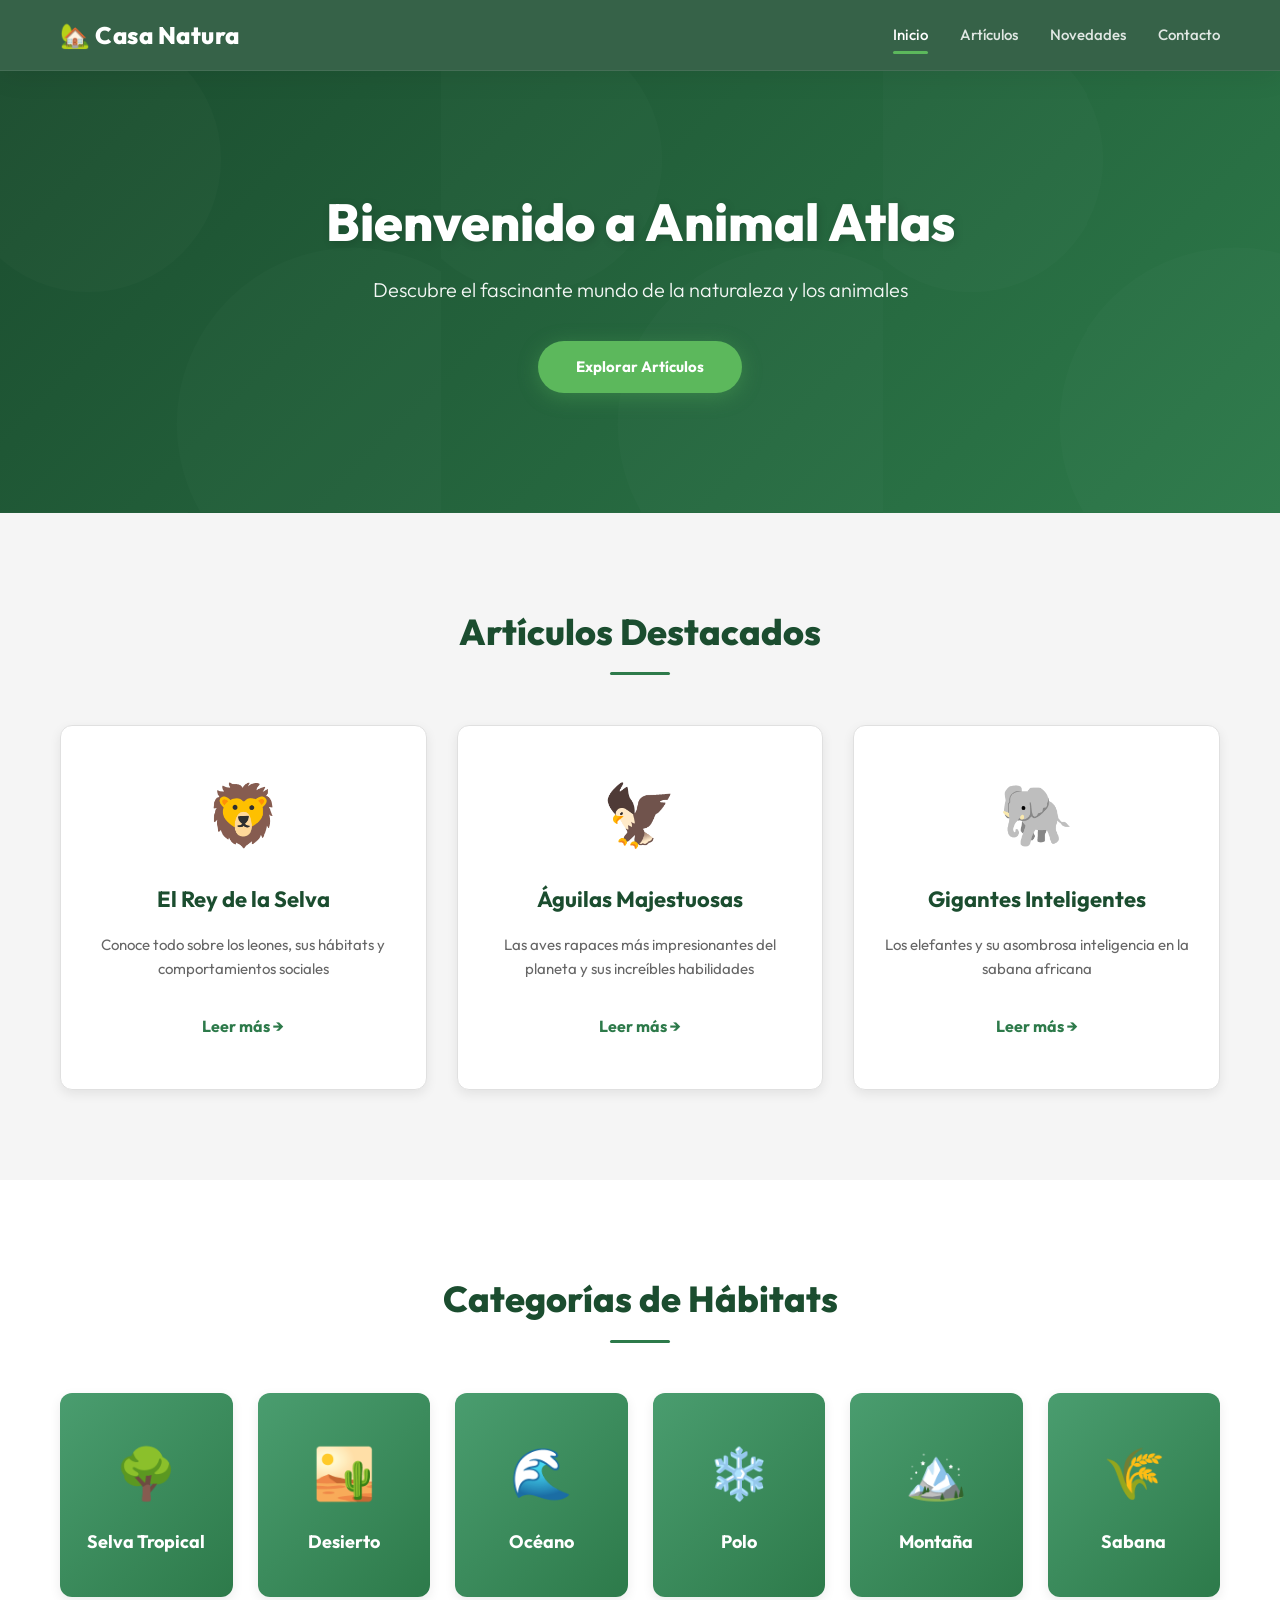
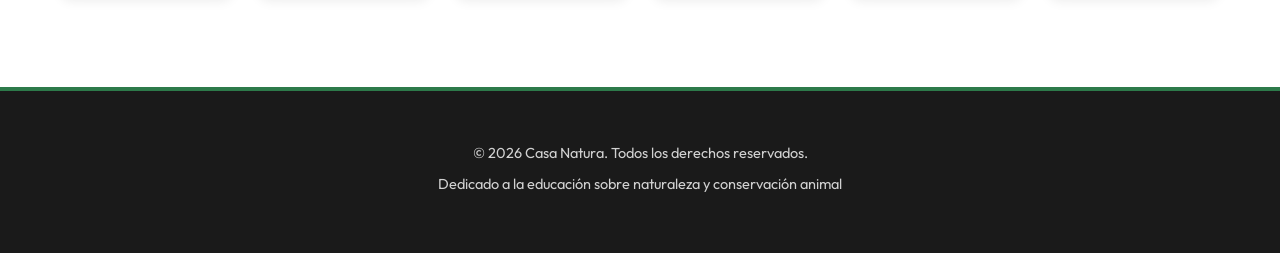
<file: index.html>
<!DOCTYPE html>
<html lang="es">
<head>
    <meta charset="UTF-8">
    <meta name="viewport" content="width=device-width, initial-scale=1.0">
    <title>Casa Natura</title>
    <link rel="stylesheet" href="estilos.css">
</head>
<body>
    <nav class="navbar">
        <div class="container">
            <div class="logo">
                <h1>🏡 Casa Natura</h1>
            </div>
            <ul class="nav-menu">
                <li><a href="index.html" class="active">Inicio</a></li>
                <li><a href="articulos.html">Artículos</a></li>
                <li><a href="novedades.html">Novedades</a></li>
                <li><a href="contacto.html">Contacto</a></li>
            </ul>
        </div>
    </nav>

    <section class="hero">
        <div class="hero-content">
            <h2>Bienvenido a Animal Atlas</h2>
            <p>Descubre el fascinante mundo de la naturaleza y los animales</p>
            <a href="articulos.html" class="btn">Explorar Artículos</a>
        </div>
    </section>

    <section class="featured">
        <div class="container">
            <h2>Artículos Destacados</h2>
            <div class="featured-grid">
                <div class="featured-card">
                    <div class="featured-image" role="img" aria-label="León">🦁</div>
                    <h3>El Rey de la Selva</h3>
                    <p>Conoce todo sobre los leones, sus hábitats y comportamientos sociales</p>
                    <a href="articulos.html" class="link">Leer más →</a>
                </div>
                <div class="featured-card">
                    <div class="featured-image" role="img" aria-label="Águila">🦅</div>
                    <h3>Águilas Majestuosas</h3>
                    <p>Las aves rapaces más impresionantes del planeta y sus increíbles habilidades</p>
                    <a href="articulos.html" class="link">Leer más →</a>
                </div>
                <div class="featured-card">
                    <div class="featured-image" role="img" aria-label="Elefante">🐘</div>
                    <h3>Gigantes Inteligentes</h3>
                    <p>Los elefantes y su asombrosa inteligencia en la sabana africana</p>
                    <a href="articulos.html" class="link">Leer más →</a>
                </div>
            </div>
        </div>
    </section>

    <section class="categories">
        <div class="container">
            <h2>Categorías de Hábitats</h2>
            <div class="categories-grid">
                <a href="articulos.html" class="category-card">
                    <span class="category-icon" role="img" aria-label="Selva Tropical">🌳</span>
                    <h3>Selva Tropical</h3>
                </a>
                <a href="articulos.html" class="category-card">
                    <span class="category-icon" role="img" aria-label="Desierto">🏜️</span>
                    <h3>Desierto</h3>
                </a>
                <a href="articulos.html" class="category-card">
                    <span class="category-icon" role="img" aria-label="Océano">🌊</span>
                    <h3>Océano</h3>
                </a>
                <a href="articulos.html" class="category-card">
                    <span class="category-icon" role="img" aria-label="Polo">❄️</span>
                    <h3>Polo</h3>
                </a>
                <a href="articulos.html" class="category-card">
                    <span class="category-icon" role="img" aria-label="Montaña">🏔️</span>
                    <h3>Montaña</h3>
                </a>
                <a href="articulos.html" class="category-card">
                    <span class="category-icon" role="img" aria-label="Sabana">🌾</span>
                    <h3>Sabana</h3>
                </a>
            </div>
        </div>
    </section>

    <footer class="footer">
        <div class="container">
            <p>&copy; 2026 Casa Natura. Todos los derechos reservados.</p>
            <p>Dedicado a la educación sobre naturaleza y conservación animal</p>
        </div>
    </footer>
</body>
</html>
</file>
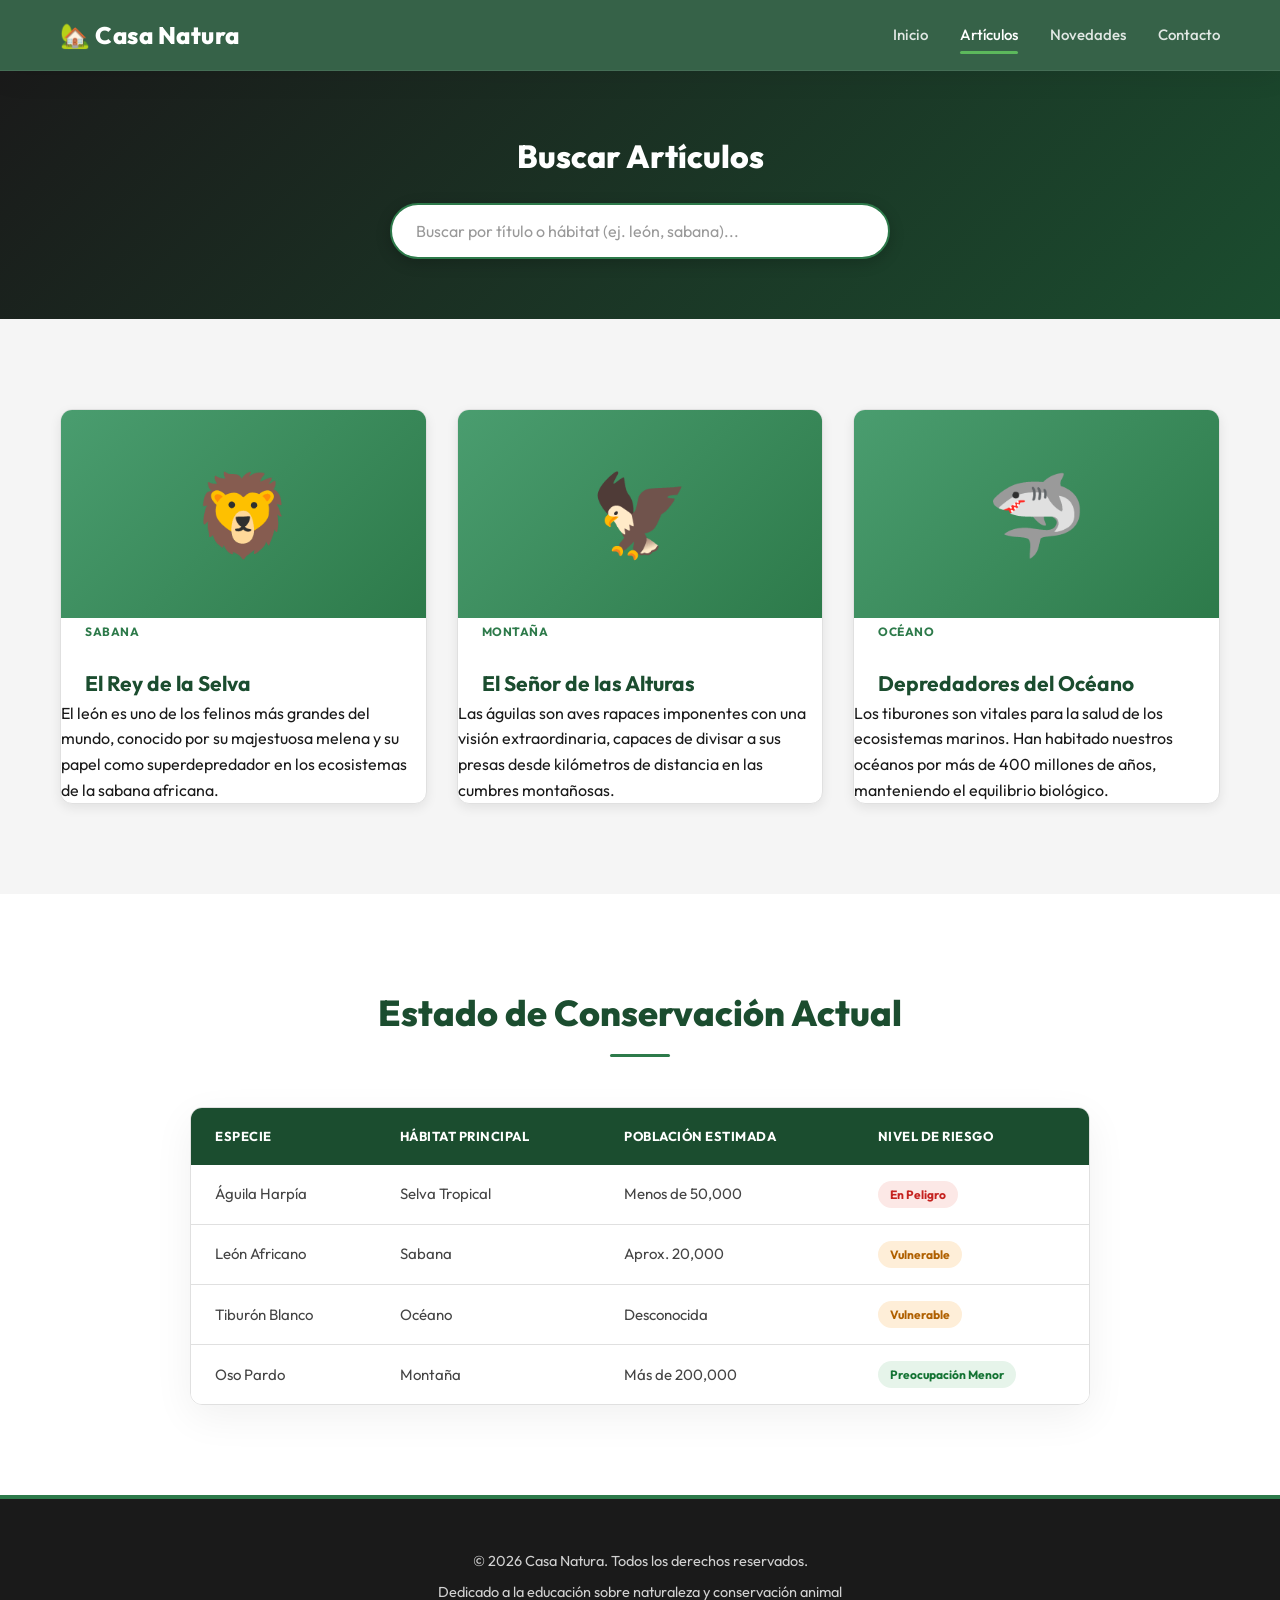
<file: articulos.html>
<!DOCTYPE html>
<html lang="es">
<head>
    <meta charset="UTF-8"/>
    <meta name="viewport" content="width=device-width, initial-scale=1.0"/>
    <title>Artículos de Naturaleza</title>
    <link rel="stylesheet" href="estilos.css"/>
</head>
<body>
    <nav class="navbar">
        <div class="container">
            <div class="logo">
                <h1>🏡 Casa Natura</h1>
            </div>
            <ul class="nav-menu">
                <li><a href="index.html">Inicio</a></li>
                <li><a href="articulos.html" class="active">Artículos</a></li>
                <li><a href="novedades.html">Novedades</a></li>
                <li><a href="contacto.html">Contacto</a></li>
            </ul>
        </div>
    </nav>

    <section class="search-section">
        <div class="container">
            <h2>Buscar Artículos</h2>
            <form action="#" method="GET" class="search-form">
                <input type="text" name="buscar" class="search-bar" placeholder="Buscar por título o hábitat (ej. león, sabana)..."/>
            </form>
        </div>
    </section>

    <section class="articles">
        <div class="container">
            <div class="articles-grid" id="articlesGrid">
                <article class="article-card">
                    <div class="article-image" role="img" aria-label="León">🦁</div>
                    <div class="article-content">
                        <span class="article-habitat">Sabana</span>
                        <h3>El Rey de la Selva</h3>
                        <p>El león es uno de los felinos más grandes del mundo, conocido por su majestuosa melena y su papel como superdepredador en los ecosistemas de la sabana africana.</p>
                    </div>
                </article>

                <article class="article-card">
                    <div class="article-image" role="img" aria-label="Águila">🦅</div>
                    <div class="article-content">
                        <span class="article-habitat">Montaña</span>
                        <h3>El Señor de las Alturas</h3>
                        <p>Las águilas son aves rapaces imponentes con una visión extraordinaria, capaces de divisar a sus presas desde kilómetros de distancia en las cumbres montañosas.</p>
                    </div>
                </article>

                <article class="article-card">
                    <div class="article-image" role="img" aria-label="Tiburón">🦈</div>
                    <div class="article-content">
                        <span class="article-habitat">Océano</span>
                        <h3>Depredadores del Océano</h3>
                        <p>Los tiburones son vitales para la salud de los ecosistemas marinos. Han habitado nuestros océanos por más de 400 millones de años, manteniendo el equilibrio biológico.</p>
                    </div>
                </article>
            </div>
        </div>
    </section>

    <section class="table-section">
        <div class="container">
            <h2>Estado de Conservación Actual</h2>
            <div class="table-container">
                <table class="data-table">
                    <thead>
                        <tr>
                            <th>Especie</th>
                            <th>Hábitat Principal</th>
                            <th>Población Estimada</th>
                            <th>Nivel de Riesgo</th>
                        </tr>
                    </thead>
                    <tbody>
                        <tr>
                            <td>Águila Harpía</td>
                            <td>Selva Tropical</td>
                            <td>Menos de 50,000</td>
                            <td><span class="table-badge peligro">En Peligro</span></td>
                        </tr>
                        <tr>
                            <td>León Africano</td>
                            <td>Sabana</td>
                            <td>Aprox. 20,000</td>
                            <td><span class="table-badge vulnerable">Vulnerable</span></td>
                        </tr>
                        <tr>
                            <td>Tiburón Blanco</td>
                            <td>Océano</td>
                            <td>Desconocida</td>
                            <td><span class="table-badge vulnerable">Vulnerable</span></td>
                        </tr>
                        <tr>
                            <td>Oso Pardo</td>
                            <td>Montaña</td>
                            <td>Más de 200,000</td>
                            <td><span class="table-badge seguro">Preocupación Menor</span></td>
                        </tr>
                    </tbody>
                </table>
            </div>
        </div>
    </section>

    <footer class="footer">
        <div class="container">
            <p>&copy; 2026 Casa Natura. Todos los derechos reservados.</p>
            <p>Dedicado a la educación sobre naturaleza y conservación animal</p>
        </div>
    </footer>
</body>
</html>
</file>
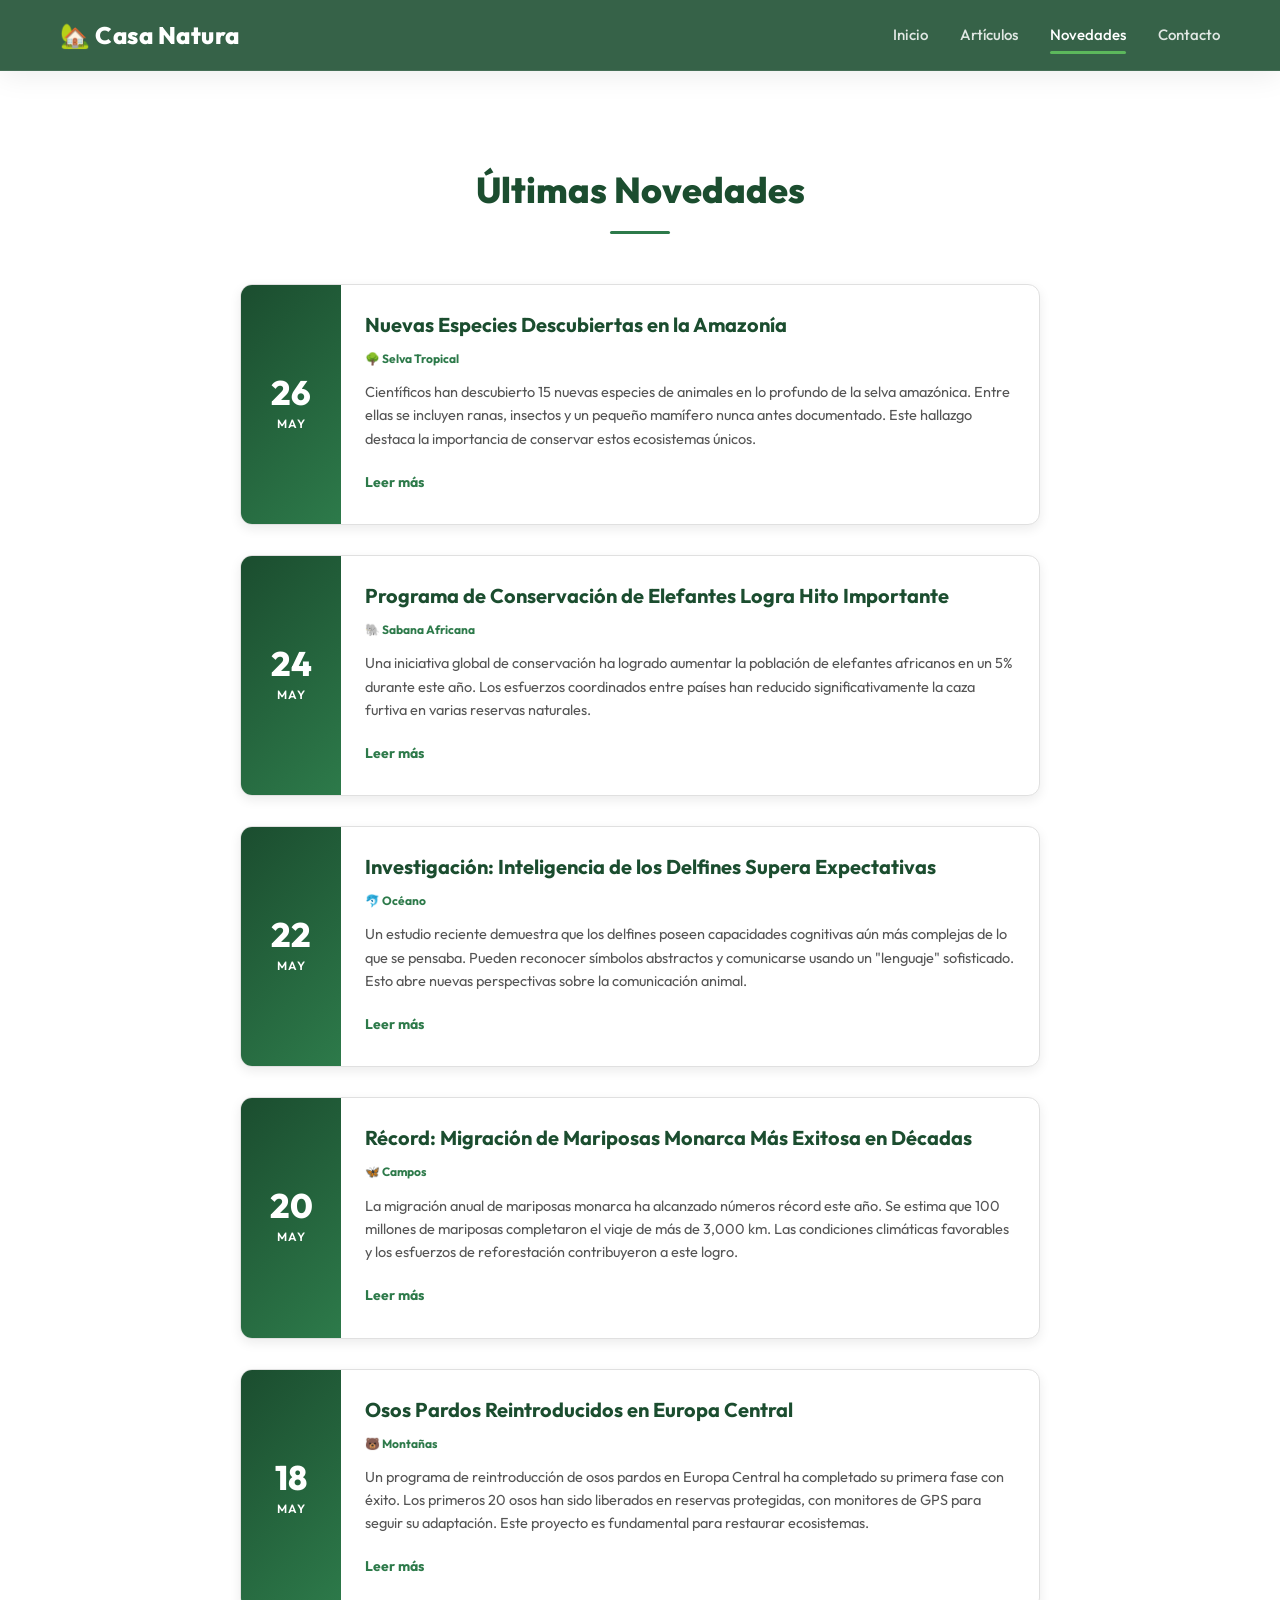
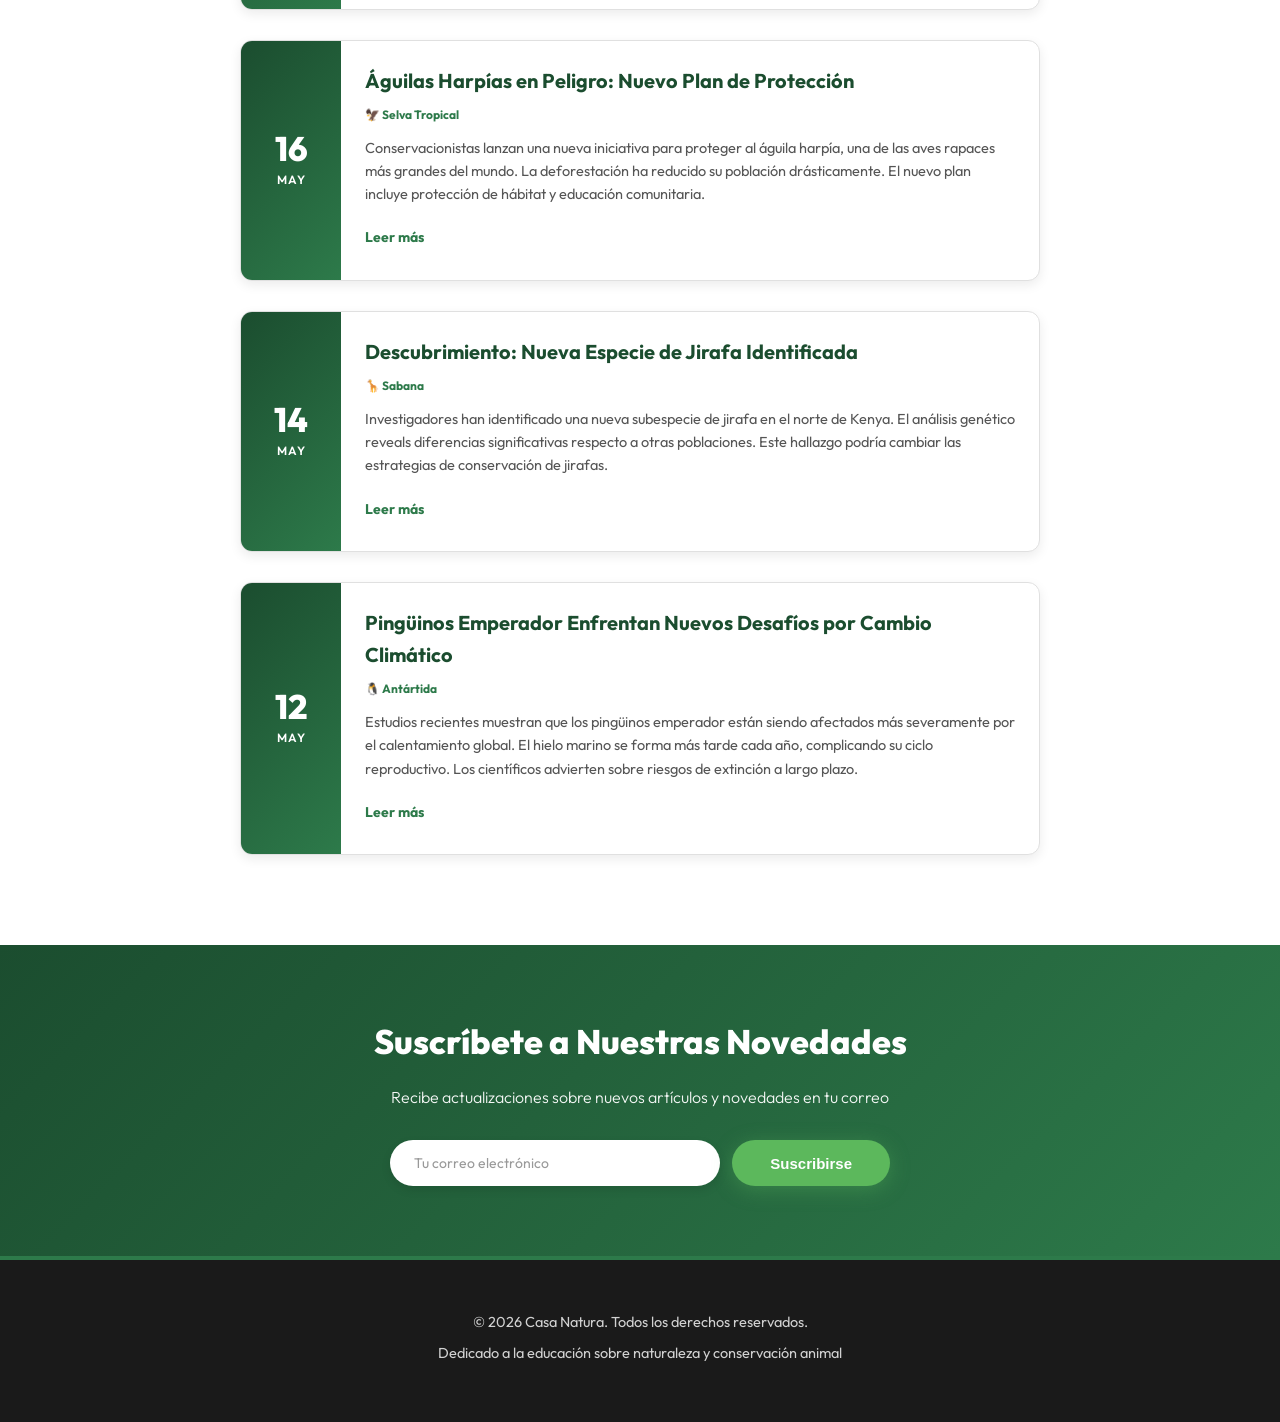
<file: novedades.html>
<!DOCTYPE html>
<html lang="es">
<head>
    <meta charset="UTF-8">
    <meta name="viewport" content="width=device-width, initial-scale=1.0">
    <title>Novedades y Conservación</title>
    <link rel="stylesheet" href="estilos.css">
</head>
<body>
    <nav class="navbar">
        <div class="container">
            <div class="logo">
                <h1>🏡 Casa Natura</h1>
            </div>
            <ul class="nav-menu">
                <li><a href="index.html">Inicio</a></li>
                <li><a href="articulos.html">Artículos</a></li>
                <li><a href="novedades.html" class="active">Novedades</a></li>
                <li><a href="contacto.html">Contacto</a></li>
            </ul>
        </div>
    </nav>

    <section class="news-section">
        <div class="container">
            <h2>Últimas Novedades</h2>
            <div class="news-grid">
                <article class="news-card">
                    <div class="news-date">
                        <span class="day">26</span>
                        <span class="month">May</span>
                    </div>
                    <div class="news-content">
                        <h3>Nuevas Especies Descubiertas en la Amazonía</h3>
                        <p class="news-category" role="img" aria-label="Categoría Selva Tropical">🌳 Selva Tropical</p>
                        <p class="news-description">
                            Científicos han descubierto 15 nuevas especies de animales en lo profundo de la selva amazónica. Entre ellas se incluyen ranas, insectos y un pequeño mamífero nunca antes documentado. Este hallazgo destaca la importancia de conservar estos ecosistemas únicos.
                        </p>
                        <a href="articulos.html" class="read-more">Leer más</a>
                    </div>
                </article>

                <article class="news-card">
                    <div class="news-date">
                        <span class="day">24</span>
                        <span class="month">May</span>
                    </div>
                    <div class="news-content">
                        <h3>Programa de Conservación de Elefantes Logra Hito Importante</h3>
                        <p class="news-category" role="img" aria-label="Categoría Sabana Africana">🐘 Sabana Africana</p>
                        <p class="news-description">
                            Una iniciativa global de conservación ha logrado aumentar la población de elefantes africanos en un 5% durante este año. Los esfuerzos coordinados entre países han reducido significativamente la caza furtiva en varias reservas naturales.
                        </p>
                        <a href="articulos.html" class="read-more">Leer más</a>
                    </div>
                </article>

                <article class="news-card">
                    <div class="news-date">
                        <span class="day">22</span>
                        <span class="month">May</span>
                    </div>
                    <div class="news-content">
                        <h3>Investigación: Inteligencia de los Delfines Supera Expectativas</h3>
                        <p class="news-category" role="img" aria-label="Categoría Océano">🐬 Océano</p>
                        <p class="news-description">
                            Un estudio reciente demuestra que los delfines poseen capacidades cognitivas aún más complejas de lo que se pensaba. Pueden reconocer símbolos abstractos y comunicarse usando un "lenguaje" sofisticado. Esto abre nuevas perspectivas sobre la comunicación animal.
                        </p>
                        <a href="articulos.html" class="read-more">Leer más</a>
                    </div>
                </article>

                <article class="news-card">
                    <div class="news-date">
                        <span class="day">20</span>
                        <span class="month">May</span>
                    </div>
                    <div class="news-content">
                        <h3>Récord: Migración de Mariposas Monarca Más Exitosa en Décadas</h3>
                        <p class="news-category" role="img" aria-label="Categoría Campos">🦋 Campos</p>
                        <p class="news-description">
                            La migración anual de mariposas monarca ha alcanzado números récord este año. Se estima que 100 millones de mariposas completaron el viaje de más de 3,000 km. Las condiciones climáticas favorables y los esfuerzos de reforestación contribuyeron a este logro.
                        </p>
                        <a href="articulos.html" class="read-more">Leer más</a>
                    </div>
                </article>

                <article class="news-card">
                    <div class="news-date">
                        <span class="day">18</span>
                        <span class="month">May</span>
                    </div>
                    <div class="news-content">
                        <h3>Osos Pardos Reintroducidos en Europa Central</h3>
                        <p class="news-category" role="img" aria-label="Categoría Montañas">🐻 Montañas</p>
                        <p class="news-description">
                            Un programa de reintroducción de osos pardos en Europa Central ha completado su primera fase con éxito. Los primeros 20 osos han sido liberados en reservas protegidas, con monitores de GPS para seguir su adaptación. Este proyecto es fundamental para restaurar ecosistemas.
                        </p>
                        <a href="articulos.html" class="read-more">Leer más</a>
                    </div>
                </article>

                <article class="news-card">
                    <div class="news-date">
                        <span class="day">16</span>
                        <span class="month">May</span>
                    </div>
                    <div class="news-content">
                        <h3>Águilas Harpías en Peligro: Nuevo Plan de Protección</h3>
                        <p class="news-category" role="img" aria-label="Categoría Selva Tropical">🦅 Selva Tropical</p>
                        <p class="news-description">
                            Conservacionistas lanzan una nueva iniciativa para proteger al águila harpía, una de las aves rapaces más grandes del mundo. La deforestación ha reducido su población drásticamente. El nuevo plan incluye protección de hábitat y educación comunitaria.
                        </p>
                        <a href="articulos.html" class="read-more">Leer más</a>
                    </div>
                </article>

                <article class="news-card">
                    <div class="news-date">
                        <span class="day">14</span>
                        <span class="month">May</span>
                    </div>
                    <div class="news-content">
                        <h3>Descubrimiento: Nueva Especie de Jirafa Identificada</h3>
                        <p class="news-category" role="img" aria-label="Categoría Sabana">🦒 Sabana</p>
                        <p class="news-description">
                            Investigadores han identificado una nueva subespecie de jirafa en el norte de Kenya. El análisis genético reveals diferencias significativas respecto a otras poblaciones. Este hallazgo podría cambiar las estrategias de conservación de jirafas.
                        </p>
                        <a href="articulos.html" class="read-more">Leer más</a>
                    </div>
                </article>

                <article class="news-card">
                    <div class="news-date">
                        <span class="day">12</span>
                        <span class="month">May</span>
                    </div>
                    <div class="news-content">
                        <h3>Pingüinos Emperador Enfrentan Nuevos Desafíos por Cambio Climático</h3>
                        <p class="news-category" role="img" aria-label="Categoría Antártida">🐧 Antártida</p>
                        <p class="news-description">
                            Estudios recientes muestran que los pingüinos emperador están siendo afectados más severamente por el calentamiento global. El hielo marino se forma más tarde cada año, complicando su ciclo reproductivo. Los científicos advierten sobre riesgos de extinción a largo plazo.
                        </p>
                        <a href="articulos.html" class="read-more">Leer más</a>
                    </div>
                </article>
            </div>
        </div>
    </section>

    <section class="newsletter">
        <div class="container">
            <h2>Suscríbete a Nuestras Novedades</h2>
            <p>Recibe actualizaciones sobre nuevos artículos y novedades en tu correo</p>
            <form action="#" method="POST" class="newsletter-form">
                <input type="email" name="email_suscripcion" placeholder="Tu correo electrónico" required>
                <button type="submit" class="btn">Suscribirse</button>
            </form>
        </div>
    </section>

    <footer class="footer">
        <div class="container">
            <p>&copy; 2026 Casa Natura. Todos los derechos reservados.</p>
            <p>Dedicado a la educación sobre naturaleza y conservación animal</p>
        </div>
    </footer>
</body>
</html>
</file>
<file: estilos.css>
/* ==================== ESTILOS GENERALES ==================== */
@import url('https://fonts.googleapis.com/css2?family=Outfit:wght@300;400;500;600;700;800&display=swap');

* {
    margin: 0;
    padding: 0;
    box-sizing: border-box;
}

:root {
    --color-verde-oscuro: #1b4d2f;
    --color-verde-medio: #2d7a4a;
    --color-verde-claro: #4a9d6f;
    --color-negro: #1a1a1a;
    --color-blanco: #ffffff;
    --color-gris-claro: #f5f5f5;
    --color-gris-medio: #e0e0e0;
    --color-verde-acepto: #5cb85c;
    --transition-suave: transform 0.2s ease, 
                        background-color 0.2s ease, 
                        color 0.2s ease, 
                        box-shadow 0.2s ease,
                        border-color 0.2s ease;
    --shadow-premium: 0 4px 12px rgba(0, 0, 0, 0.08);
    --shadow-premium-hover: 0 6px 18px rgba(27, 77, 47, 0.12);
}

html {
    scroll-behavior: smooth;
}

body {
    font-family: 'Outfit', 'Segoe UI', Tahoma, Geneva, Verdana, sans-serif;
    line-height: 1.6;
    color: var(--color-negro);
    background-color: var(--color-blanco);
    overflow-x: hidden;
}

.container {
    max-width: 1200px;
    margin: 0 auto;
    padding: 0 20px;
}

a {
    text-decoration: none;
    color: inherit;
    transition: var(--transition-suave);
}

/* Animaciones y Keyframes Nativos */
@keyframes fadeInUp {
    from {
        opacity: 0;
        transform: translateY(24px);
    }
    to {
        opacity: 1;
        transform: translateY(0);
    }
}

.hero-content, 
.featured-card, 
.category-card, 
.article-card, 
.news-card,
.contact-card,
.info-box,
.table-container {
    animation: fadeInUp 0.5s ease-out both;
}

/* Efecto de escalonado secuencial para la carga */
.featured-grid > *:nth-child(1), .articles-grid > *:nth-child(1), .news-grid > *:nth-child(1) { animation-delay: 0.05s; }
.featured-grid > *:nth-child(2), .articles-grid > *:nth-child(2), .news-grid > *:nth-child(2) { animation-delay: 0.12s; }
.featured-grid > *:nth-child(3), .articles-grid > *:nth-child(3), .news-grid > *:nth-child(3) { animation-delay: 0.18s; }
.featured-grid > *:nth-child(4), .articles-grid > *:nth-child(4) { animation-delay: 0.24s; }
.categories-grid > *:nth-child(1) { animation-delay: 0.05s; }
.categories-grid > *:nth-child(2) { animation-delay: 0.09s; }
.categories-grid > *:nth-child(3) { animation-delay: 0.13s; }
.categories-grid > *:nth-child(4) { animation-delay: 0.17s; }
.categories-grid > *:nth-child(5) { animation-delay: 0.21s; }
.categories-grid > *:nth-child(6) { animation-delay: 0.25s; }

/* ==================== NAVEGACIÓN ==================== */
.navbar {
    background: rgba(27, 77, 47, 0.88);
    backdrop-filter: blur(12px);
    -webkit-backdrop-filter: blur(12px);
    color: var(--color-blanco);
    padding: 16px 0;
    position: sticky;
    top: 0;
    z-index: 1000;
    box-shadow: 0 4px 30px rgba(0, 0, 0, 0.08);
    border-bottom: 1px solid rgba(255, 255, 255, 0.08);
    transition: var(--transition-suave);
}

.navbar .container {
    display: flex;
    justify-content: space-between;
    align-items: center;
}

.navbar .logo h1 {
    font-size: 24px;
    font-weight: 800;
    letter-spacing: 0.5px;
    display: flex;
    align-items: center;
    gap: 8px;
}

.nav-menu {
    display: flex;
    list-style: none;
    gap: 32px;
}

.nav-menu a {
    color: rgba(255, 255, 255, 0.85);
    font-weight: 500;
    position: relative;
    font-size: 15px;
    padding: 6px 0;
}

.nav-menu a:hover,
.nav-menu a.active {
    color: var(--color-blanco);
    opacity: 1;
}

.nav-menu a.active::after {
    content: '';
    position: absolute;
    bottom: -4px;
    left: 0;
    right: 0;
    height: 3px;
    background: var(--color-verde-acepto);
    border-radius: 2px;
}

/* ==================== HERO SECTION ==================== */
.hero {
    background: linear-gradient(135deg, var(--color-verde-oscuro) 0%, var(--color-verde-medio) 100%);
    color: var(--color-blanco);
    padding: 120px 20px;
    text-align: center;
    position: relative;
    overflow: hidden;
}

.hero::before {
    content: '';
    position: absolute;
    top: 0;
    left: 0;
    right: 0;
    bottom: 0;
    background: url('data:image/svg+xml,<svg xmlns="http://www.w3.org/2000/svg" viewBox="0 0 100 100"><circle cx="20" cy="20" r="30" fill="rgba%28255,255,255,0.03%29"/><circle cx="80" cy="80" r="40" fill="rgba%28255,255,255,0.03%29"/></svg>');
    opacity: 0.5;
}

.hero-content {
    position: relative;
    z-index: 2;
    max-width: 750px;
    margin: 0 auto;
}

.hero h2 {
    font-size: 52px;
    margin-bottom: 20px;
    font-weight: 800;
    line-height: 1.2;
    text-shadow: 2px 2px 8px rgba(0, 0, 0, 0.15);
}

.hero p {
    font-size: 20px;
    margin-bottom: 35px;
    opacity: 0.95;
    font-weight: 300;
}

/* ==================== BOTONES ==================== */
.btn {
    display: inline-block;
    background: var(--color-verde-acepto);
    color: var(--color-blanco);
    padding: 14px 38px;
    border-radius: 50px;
    font-weight: 700;
    font-size: 15px;
    border: none;
    cursor: pointer;
    box-shadow: 0 4px 20px rgba(92, 184, 92, 0.35);
    transition: var(--transition-suave);
}

.btn:hover {
    background: var(--color-verde-oscuro);
    transform: translateY(-2px);
    box-shadow: 0 6px 25px rgba(27, 77, 47, 0.45);
}

/* ==================== SECCIÓN DESTACADOS ==================== */
.featured {
    padding: 90px 20px;
    background: var(--color-gris-claro);
}

.featured h2, 
.categories h2, 
.news-section h2,
.articles h2,
.table-section h2,
.contact-section h2 {
    text-align: center;
    font-size: 36px;
    margin-bottom: 50px;
    color: var(--color-verde-oscuro);
    position: relative;
    padding-bottom: 15px;
    font-weight: 800;
}

.featured h2::after, 
.categories h2::after, 
.news-section h2::after,
.articles h2::after,
.table-section h2::after,
.contact-section h2::after {
    content: '';
    position: absolute;
    bottom: 0;
    left: 50%;
    transform: translateX(-50%);
    width: 60px;
    height: 3px;
    background: var(--color-verde-medio);
    border-radius: 2px;
}

.featured-grid {
    display: grid;
    grid-template-columns: repeat(auto-fit, minmax(300px, 1fr));
    gap: 30px;
}

.featured-card {
    background: var(--color-blanco);
    border-radius: 12px;
    padding: 40px 30px;
    text-align: center;
    box-shadow: var(--shadow-premium);
    transition: var(--transition-suave);
    border: 1px solid var(--color-gris-medio);
}

.featured-card:hover {
    transform: translateY(-8px);
    box-shadow: var(--shadow-premium-hover);
    border-color: var(--color-verde-claro);
}

.featured-image {
    font-size: 60px;
    margin-bottom: 20px;
    display: inline-block;
}

.featured-card h3 {
    font-size: 22px;
    margin-bottom: 15px;
    color: var(--color-verde-oscuro);
    font-weight: 700;
}

.featured-card p {
    color: #666;
    margin-bottom: 25px;
    font-size: 15px;
}

.link {
    color: var(--color-verde-medio);
    font-weight: 700;
    display: inline-block;
    padding: 8px 0;
    border-bottom: 2px solid transparent;
    transition: var(--transition-suave);
}

.link:hover {
    border-bottom-color: var(--color-verde-medio);
    padding-left: 5px;
}

/* ==================== CATEGORÍAS ==================== */
.categories {
    padding: 90px 20px;
}

.categories-grid {
    display: grid;
    grid-template-columns: repeat(auto-fit, minmax(170px, 1fr));
    gap: 25px;
}

.category-card {
    background: linear-gradient(135deg, var(--color-verde-claro) 0%, var(--color-verde-medio) 100%);
    color: var(--color-blanco);
    padding: 40px 20px;
    border-radius: 12px;
    text-align: center;
    cursor: pointer;
    transition: var(--transition-suave);
    box-shadow: var(--shadow-premium);
}

.category-card:hover {
    transform: scale(1.06) translateY(-4px);
    box-shadow: 0 12px 25px rgba(27, 77, 47, 0.2);
}

.category-icon {
    font-size: 50px;
    display: block;
    margin-bottom: 15px;
}

.category-card h3 {
    font-size: 18px;
    font-weight: 700;
}

/* ==================== BARRA DE BÚSQUEDA ==================== */
.search-section {
    background: linear-gradient(135deg, var(--color-negro) 0%, var(--color-verde-oscuro) 100%);
    color: var(--color-blanco);
    padding: 60px 20px;
    text-align: center;
}

.search-section h2 {
    font-size: 32px;
    margin-bottom: 20px;
    font-weight: 800;
}

.search-bar {
    width: 100%;
    max-width: 500px;
    padding: 16px 24px;
    border: 2px solid var(--color-verde-medio);
    border-radius: 50px;
    font-size: 16px;
    font-family: inherit;
    background: var(--color-blanco);
    color: var(--color-negro);
    transition: var(--transition-suave);
    box-shadow: 0 4px 15px rgba(0, 0, 0, 0.2);
}

.search-bar:focus {
    outline: none;
    border-color: var(--color-verde-acepto);
    box-shadow: 0 0 20px rgba(92, 184, 92, 0.4);
    transform: scale(1.01);
}

.search-bar::placeholder {
    color: #999;
}

/* ==================== ARTÍCULOS ==================== */
.articles {
    padding: 90px 20px;
    background: var(--color-gris-claro);
}

.articles-grid {
    display: grid;
    grid-template-columns: repeat(auto-fill, minmax(300px, 1fr));
    gap: 30px;
}

.article-card {
    background: var(--color-blanco);
    border-radius: 12px;
    overflow: hidden;
    box-shadow: var(--shadow-premium);
    transition: var(--transition-suave);
    border: 1px solid var(--color-gris-medio);
    display: flex;
    flex-direction: column;
}

.article-card:hover {
    transform: translateY(-6px);
    box-shadow: var(--shadow-premium-hover);
    border-color: var(--color-verde-claro);
}

.article-image {
    font-size: 80px;
    text-align: center;
    padding: 40px;
    background: linear-gradient(135deg, var(--color-verde-claro) 0%, var(--color-verde-medio) 100%);
}

.article-card h3 {
    font-size: 21px;
    color: var(--color-verde-oscuro);
    padding: 24px 24px 0;
    margin: 0;
    font-weight: 700;
}

.article-habitat {
    font-size: 12px;
    color: var(--color-verde-medio);
    padding: 4px 24px;
    font-weight: 700;
    text-transform: uppercase;
    letter-spacing: 0.5px;
}

.article-description {
    padding: 16px 24px;
    color: #555;
    text-align: justify;
    line-height: 1.6;
    font-size: 15px;
    flex-grow: 1;
}

.article-details {
    padding: 0 24px 24px;
    display: flex;
    gap: 8px;
    flex-wrap: wrap;
}

.detail-badge {
    display: inline-block;
    background: rgba(74, 157, 111, 0.15);
    color: var(--color-verde-oscuro);
    padding: 6px 14px;
    border-radius: 20px;
    font-size: 12px;
    font-weight: 700;
}

.no-results {
    text-align: center;
    padding: 60px 20px;
    font-size: 20px;
    color: #999;
}

/* ==================== ESTILOS DE TABLAS ==================== */
.table-section {
    padding: 90px 20px;
    background: var(--color-blanco);
}

.table-container {
    max-width: 900px;
    margin: 0 auto;
    overflow-x: auto;
    box-shadow: 0 12px 40px rgba(0, 0, 0, 0.06);
    border-radius: 12px;
    border: 1px solid var(--color-gris-medio);
}

.data-table {
    width: 100%;
    border-collapse: collapse;
    font-size: 15px;
    text-align: left;
    background-color: var(--color-blanco);
}

.data-table th {
    background-color: var(--color-verde-oscuro);
    color: var(--color-blanco);
    padding: 18px 24px;
    font-weight: 700;
    letter-spacing: 0.5px;
    text-transform: uppercase;
    font-size: 13px;
}

.data-table td {
    padding: 16px 24px;
    border-bottom: 1px solid var(--color-gris-medio);
    color: #444;
}

.data-table tbody tr:last-child td {
    border-bottom: none;
}

.data-table tbody tr {
    transition: var(--transition-suave);
}

.data-table tbody tr:hover {
    background-color: rgba(74, 157, 111, 0.08);
}

.table-badge {
    display: inline-block;
    padding: 4px 12px;
    border-radius: 20px;
    font-size: 12px;
    font-weight: 700;
}

.table-badge.peligro {
    background-color: #fce8e6;
    color: #c5221f;
}

.table-badge.vulnerable {
    background-color: #feeed8;
    color: #b06000;
}

.table-badge.seguro {
    background-color: #e6f4ea;
    color: #137333;
}

/* ==================== NOVEDADES ==================== */
.news-section {
    padding: 90px 20px;
}

.news-grid {
    display: grid;
    grid-template-columns: 1fr;
    gap: 30px;
    max-width: 800px;
    margin: 0 auto;
}

.news-card {
    background: var(--color-blanco);
    border-radius: 12px;
    overflow: hidden;
    box-shadow: var(--shadow-premium);
    display: flex;
    gap: 0;
    transition: var(--transition-suave);
    border: 1px solid var(--color-gris-medio);
}

.news-card:hover {
    box-shadow: var(--shadow-premium-hover);
    transform: translateX(6px);
    border-color: var(--color-verde-claro);
}

.news-date {
    background: linear-gradient(135deg, var(--color-verde-oscuro) 0%, var(--color-verde-medio) 100%);
    color: var(--color-blanco);
    padding: 24px;
    text-align: center;
    min-width: 100px;
    display: flex;
    flex-direction: column;
    justify-content: center;
    align-items: center;
}

.news-date .day {
    font-size: 34px;
    font-weight: 800;
    line-height: 1;
}

.news-date .month {
    font-size: 12px;
    text-transform: uppercase;
    letter-spacing: 1px;
    margin-top: 4px;
    font-weight: 600;
}

.news-content {
    padding: 24px;
    flex: 1;
}

.news-content h3 {
    font-size: 20px;
    color: var(--color-verde-oscuro);
    margin-bottom: 8px;
    margin-top: 0;
    font-weight: 700;
}

.news-category {
    font-size: 12px;
    color: var(--color-verde-medio);
    font-weight: 700;
    margin-bottom: 12px;
}

.news-description {
    color: #555;
    font-size: 14.5px;
    line-height: 1.6;
    margin-bottom: 16px;
}

.read-more {
    color: var(--color-verde-medio);
    font-weight: 700;
    font-size: 14px;
    display: inline-block;
    padding: 5px 0;
    border-bottom: 2px solid transparent;
    transition: var(--transition-suave);
}

.read-more:hover {
    border-bottom-color: var(--color-verde-medio);
    padding-left: 5px;
}

/* ==================== FORMULARIO DE CONTACTO ==================== */
.contact-section {
    padding: 90px 20px;
    background: var(--color-gris-claro);
}

.contact-grid {
    display: grid;
    grid-template-columns: 1.2fr 0.8fr;
    gap: 40px;
    max-width: 1000px;
    margin: 0 auto;
}

.contact-card {
    background: var(--color-blanco);
    border-radius: 12px;
    padding: 40px;
    box-shadow: var(--shadow-premium);
    border: 1px solid var(--color-gris-medio);
}

.contact-card h3 {
    color: var(--color-verde-oscuro);
    margin-bottom: 15px;
    font-size: 26px;
    font-weight: 700;
}

.contact-card p {
    color: #666;
    margin-bottom: 30px;
    font-size: 15px;
}

.form-group {
    margin-bottom: 22px;
}

.form-group label {
    display: block;
    font-weight: 700;
    margin-bottom: 8px;
    font-size: 14px;
    color: var(--color-verde-oscuro);
}

.form-control {
    width: 100%;
    padding: 14px 18px;
    border: 2px solid var(--color-gris-medio);
    border-radius: 8px;
    font-size: 15px;
    font-family: inherit;
    color: var(--color-negro);
    transition: var(--transition-suave);
    background-color: #fafafa;
}

.form-control:focus {
    outline: none;
    border-color: var(--color-verde-claro);
    background-color: var(--color-blanco);
    box-shadow: 0 4px 12px rgba(74, 157, 111, 0.15);
}

textarea.form-control {
    resize: vertical;
    min-height: 130px;
}

.info-sidebar {
    display: flex;
    flex-direction: column;
    gap: 30px;
}

.info-box {
    background: var(--color-blanco);
    border-radius: 12px;
    padding: 30px;
    box-shadow: var(--shadow-premium);
    border: 1px solid var(--color-gris-medio);
}

.info-box h3 {
    color: var(--color-verde-oscuro);
    margin-bottom: 12px;
    font-size: 18px;
    display: flex;
    align-items: center;
    gap: 10px;
    font-weight: 700;
}

.info-box p {
    color: #555;
    font-size: 14.5px;
    line-height: 1.6;
}

/* Contenedor Multimedia Responsivo */
.media-box {
    background: var(--color-negro);
    border-radius: 12px;
    overflow: hidden;
    box-shadow: 0 12px 35px rgba(0, 0, 0, 0.15);
    border: none;
}

.media-player {
    width: 100%;
    display: block;
    aspect-ratio: 16/9;
    object-fit: cover;
    border: none;
}

/* ==================== NEWSLETTER ==================== */
.newsletter {
    background: linear-gradient(135deg, var(--color-verde-oscuro) 0%, var(--color-verde-medio) 100%);
    color: var(--color-blanco);
    padding: 70px 20px;
    text-align: center;
}

.newsletter h2 {
    font-size: 34px;
    margin-bottom: 15px;
    font-weight: 800;
}

.newsletter p {
    font-size: 16px;
    margin-bottom: 30px;
    opacity: 0.95;
    font-weight: 300;
}

.newsletter-form {
    display: flex;
    gap: 12px;
    max-width: 500px;
    margin: 0 auto;
    flex-wrap: wrap;
    justify-content: center;
}

.newsletter-form input {
    flex: 1;
    min-width: 250px;
    padding: 14px 24px;
    border: none;
    border-radius: 50px;
    font-size: 14px;
    font-family: inherit;
    box-shadow: 0 4px 10px rgba(0, 0, 0, 0.1);
}

.newsletter-form input:focus {
    outline: none;
    box-shadow: 0 0 0 3px rgba(255, 255, 255, 0.3);
}

.newsletter-form input::placeholder {
    color: #999;
}

.newsletter-form button {
    padding: 14px 38px;
}

/* ==================== FOOTER ==================== */
.footer {
    background: var(--color-negro);
    color: var(--color-blanco);
    text-align: center;
    padding: 50px 20px;
    border-top: 4px solid var(--color-verde-medio);
}

.footer p {
    margin: 8px 0;
    font-size: 14.5px;
    opacity: 0.8;
}

.footer p:first-child {
    margin-top: 0;
}

/* ==================== RESPONSIVE (MOBILE-FIRST BREAKPOINTS) ==================== */
@media (max-width: 768px) {
    .nav-menu {
        gap: 20px;
        font-size: 14px;
    }

    .navbar .logo h1 {
        font-size: 20px;
    }

    .hero h2 {
        font-size: 36px;
    }

    .hero p {
        font-size: 17px;
    }

    .featured h2,
    .categories h2,
    .news-section h2,
    .contact-section h2,
    .table-section h2,
    .articles h2 {
        font-size: 28px;
    }

    .featured-grid,
    .categories-grid {
        grid-template-columns: repeat(auto-fit, minmax(240px, 1fr));
    }

    .featured-card:hover {
        transform: translateY(-5px);
    }

    .category-card:hover {
        transform: scale(1.04);
    }

    .articles-grid {
        grid-template-columns: 1fr;
    }

    .news-card {
        flex-direction: column;
    }

    .news-date {
        flex-direction: row;
        justify-content: flex-start;
        gap: 15px;
        min-width: auto;
        padding: 16px 24px;
    }
    
    .news-date .month {
        margin-top: 0;
    }

    .contact-grid {
        grid-template-columns: 1fr;
    }

    .newsletter-form {
        flex-direction: column;
    }

    .newsletter-form input {
        min-width: 100%;
    }
}

@media (max-width: 480px) {
    .navbar .container {
        flex-direction: column;
        gap: 15px;
    }

    .nav-menu {
        flex-direction: column;
        gap: 10px;
        text-align: center;
    }

    .nav-menu a.active::after {
        display: none;
    }

    .hero {
        padding: 70px 20px;
    }

    .hero h2 {
        font-size: 26px;
    }

    .hero p {
        font-size: 15px;
    }

    .featured,
    .categories,
    .articles,
    .news-section,
    .contact-section,
    .table-section {
        padding: 60px 15px;
    }

    .featured-grid,
    .categories-grid,
    .articles-grid {
        grid-template-columns: 1fr;
    }

    .category-card {
        padding: 30px 20px;
    }

    .category-icon {
        font-size: 40px;
    }

    .article-image {
        font-size: 60px;
        padding: 25px;
    }

    .contact-card {
        padding: 30px 20px;
    }

    .newsletter {
        padding: 50px 15px;
    }

    .newsletter h2 {
        font-size: 26px;
    }
}
</file>
